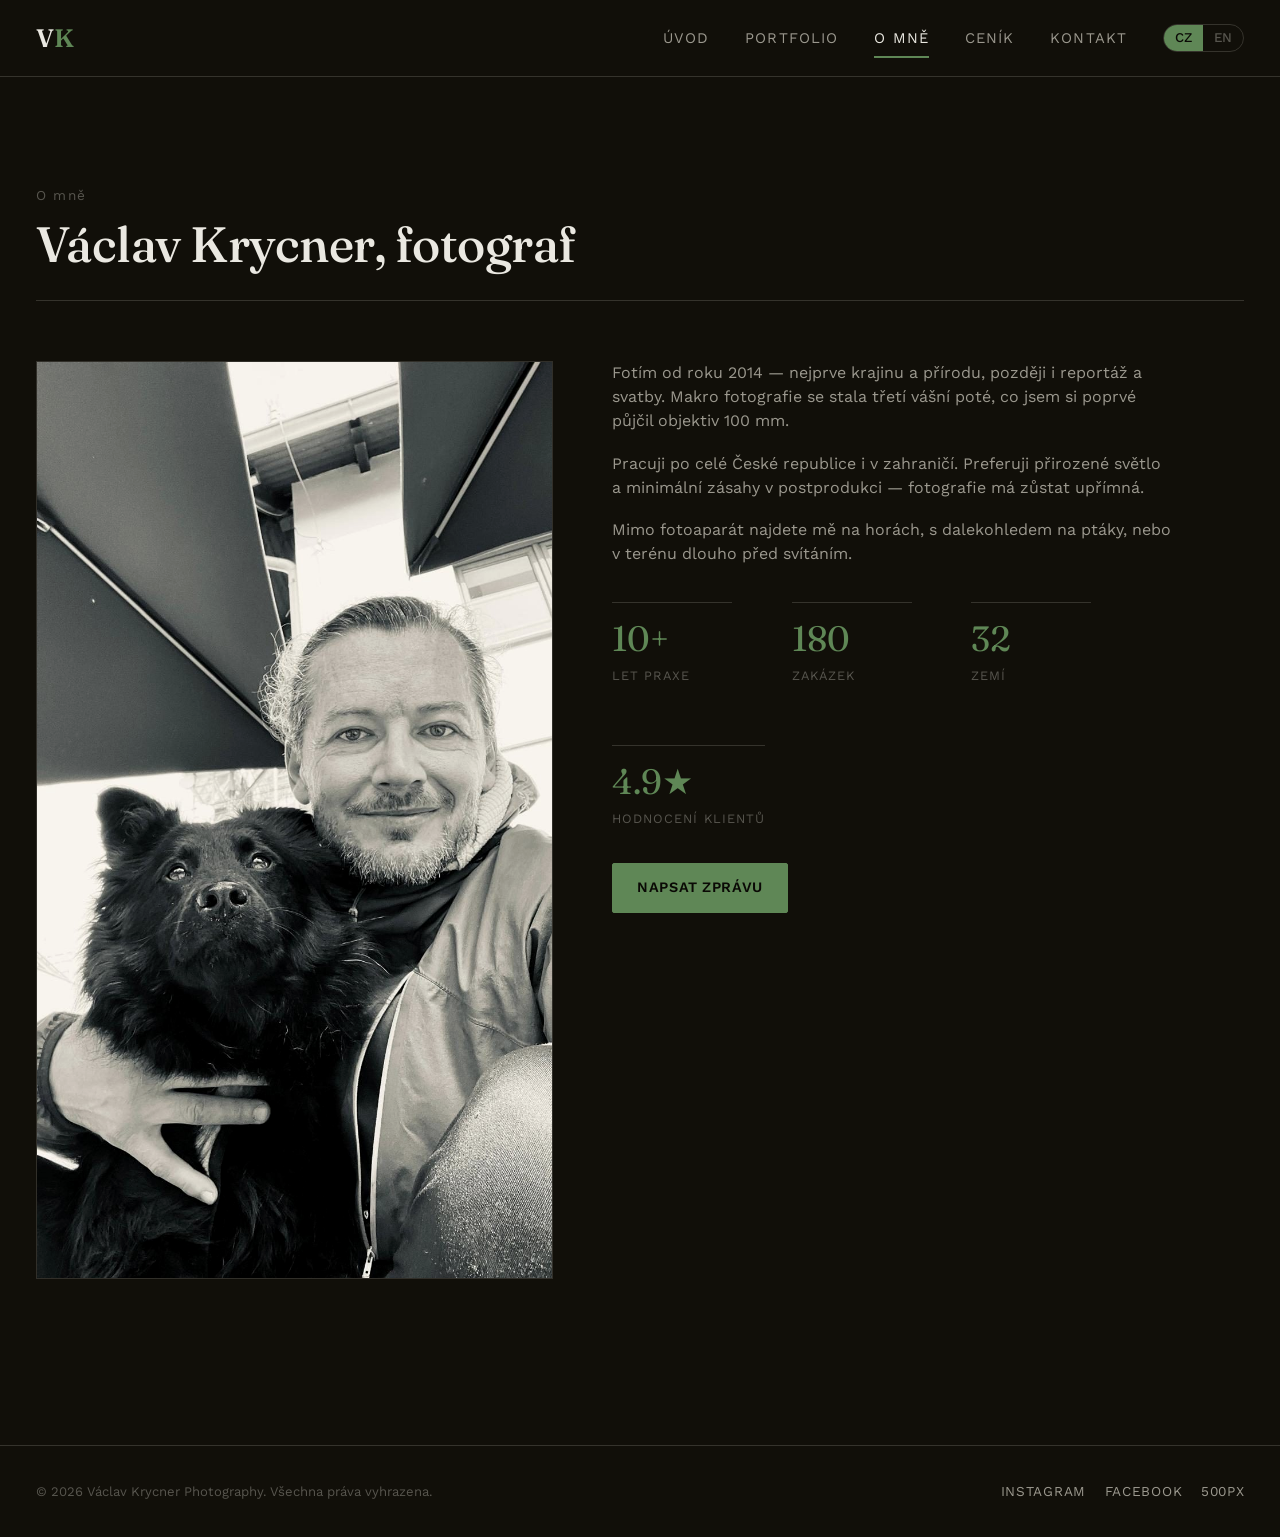
<file: about.html>
<!doctype html>
<html lang="cs">
<head>
<meta charset="UTF-8">
<meta name="viewport" content="width=device-width, initial-scale=1.0">
<title>O mně — Václav Krycner Photography</title>
<link rel="stylesheet" href="css/style.css">
</head>
<body>

<header class="topbar">
  <div class="wrap">
    <a href="index.html" class="brand">V<span>K</span></a>
    <nav class="primary">
      <a href="index.html" data-i18n="nav_home">Úvod</a>
      <a href="portfolio.html" data-i18n="nav_portfolio">Portfolio</a>
      <a href="about.html" data-i18n="nav_about">O mně</a>
      <a href="pricing.html" data-i18n="nav_pricing">Ceník</a>
      <a href="contact.html" data-i18n="nav_contact">Kontakt</a>
      <div class="lang-switch">
        <button data-lang="cs">CZ</button>
        <button data-lang="en">EN</button>
      </div>
    </nav>
    <button class="nav-toggle" aria-label="menu">☰</button>
  </div>
</header>

<section>
  <div class="wrap">
    <div class="section-head">
      <div>
        <span class="num" data-i18n="about_num">O mně</span>
        <h2 data-i18n="about_title">Václav Krycner, fotograf</h2>
      </div>
    </div>

    <div class="about-grid">
      <img src="img/vaclav-contact.jpg" alt="Portrét fotografa">
      <div class="bio">
        <p data-i18n="about_p1">Fotím od roku 2014 — nejprve krajinu a přírodu, později i reportáž a svatby. Makro fotografie se stala třetí vášní poté, co jsem si poprvé půjčil objektiv 100 mm.</p>
        <p data-i18n="about_p2">Pracuji po celé České republice i v zahraničí. Preferuji přirozené světlo a minimální zásahy v postprodukci — fotografie má zůstat upřímná.</p>
        <p data-i18n="about_p3">Mimo fotoaparát najdete mě na horách, s dalekohledem na ptáky, nebo v terénu dlouho před svítáním.</p>

        <div class="stat-row">
          <div class="stat"><div class="n" data-i18n="stat1_n">10+</div><div class="l" data-i18n="stat1_l">let praxe</div></div>
          <div class="stat"><div class="n" data-i18n="stat2_n">180</div><div class="l" data-i18n="stat2_l">zakázek</div></div>
          <div class="stat"><div class="n" data-i18n="stat3_n">32</div><div class="l" data-i18n="stat3_l">zemí</div></div>
          <div class="stat"><div class="n" data-i18n="stat4_n">4.9★</div><div class="l" data-i18n="stat4_l">hodnocení klientů</div></div>
        </div>

        <div style="margin-top: var(--space-3);">
          <a href="contact.html" class="btn solid" data-i18n="home_cta_btn">Napsat zprávu</a>
        </div>
      </div>
    </div>
  </div>
</section>

<footer>
  <div class="wrap">
    <span class="fine">© 2026 Václav Krycner Photography. <span data-i18n="footer_rights">Všechna práva vyhrazena.</span></span>
    <div class="socials">
      <a href="#">Instagram</a>
      <a href="#">Facebook</a>
      <a href="#">500px</a>
    </div>
  </div>
</footer>

<script src="js/i18n.js"></script>
<script src="js/main.js"></script>
</body>
</html>
</file>
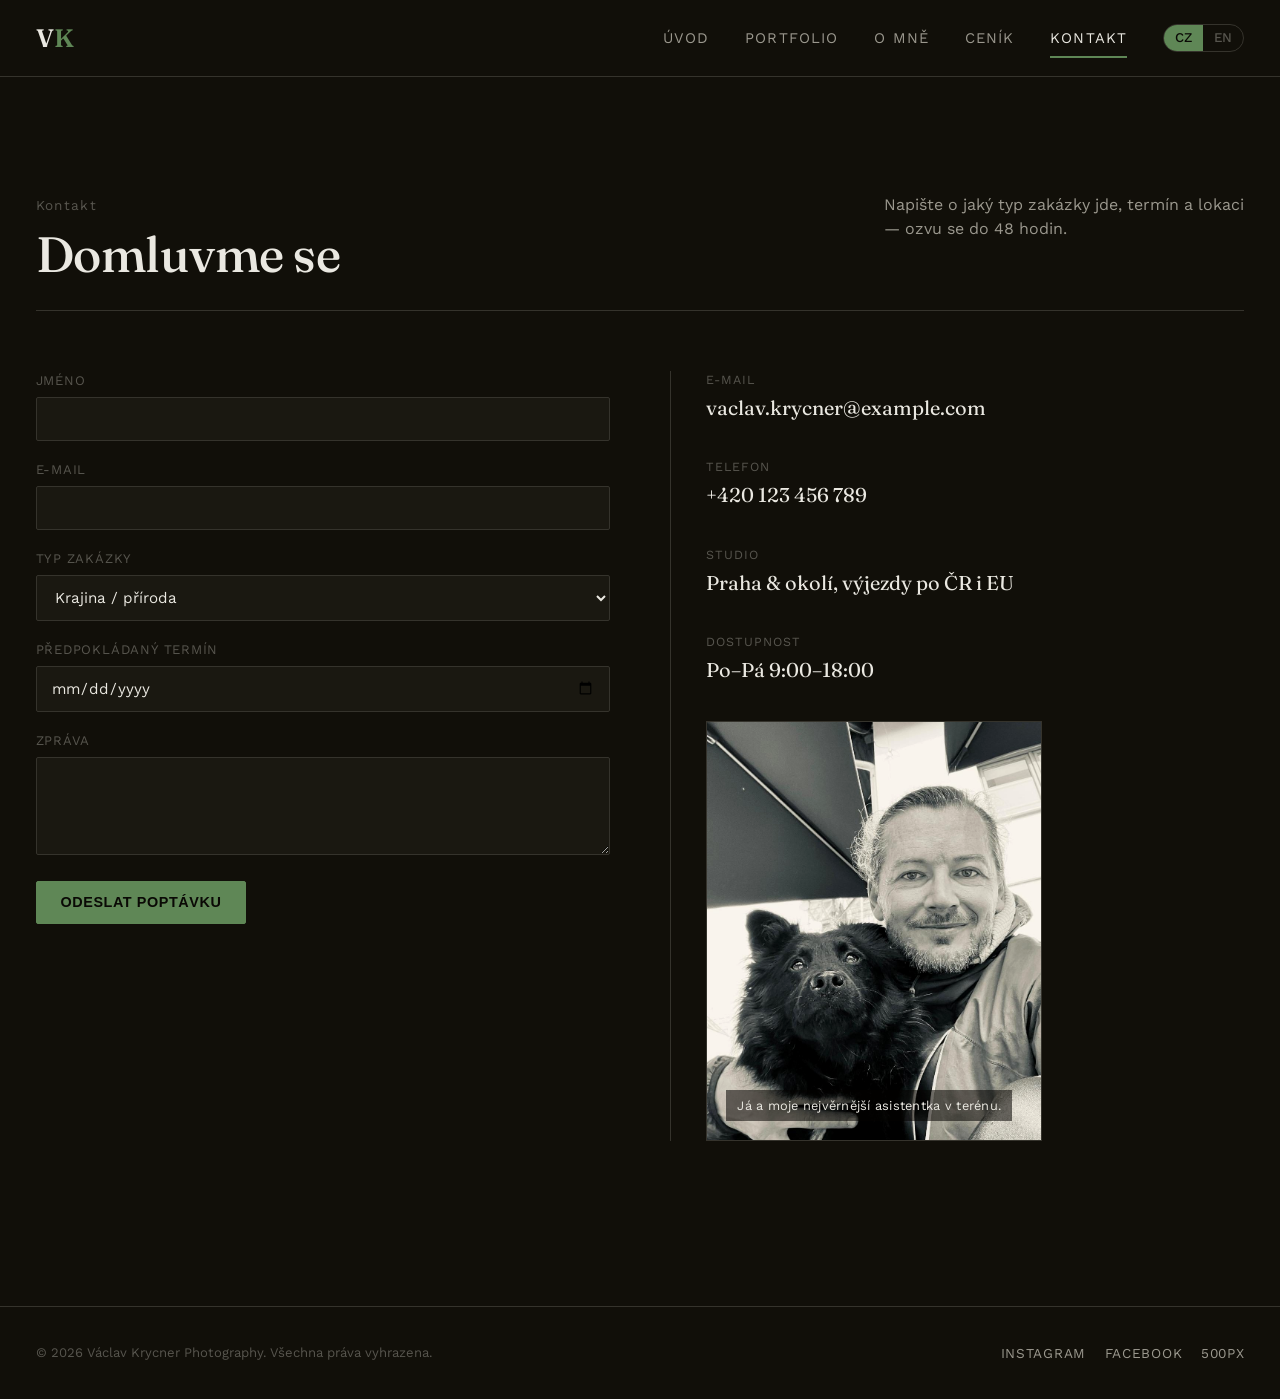
<file: contact.html>
<!doctype html>
<html lang="cs">
<head>
<meta charset="UTF-8">
<meta name="viewport" content="width=device-width, initial-scale=1.0">
<title>Kontakt — Václav Krycner Photography</title>
<link rel="stylesheet" href="css/style.css">
</head>
<body>

<header class="topbar">
  <div class="wrap">
    <a href="index.html" class="brand">V<span>K</span></a>
    <nav class="primary">
      <a href="index.html" data-i18n="nav_home">Úvod</a>
      <a href="portfolio.html" data-i18n="nav_portfolio">Portfolio</a>
      <a href="about.html" data-i18n="nav_about">O mně</a>
      <a href="pricing.html" data-i18n="nav_pricing">Ceník</a>
      <a href="contact.html" data-i18n="nav_contact">Kontakt</a>
      <div class="lang-switch">
        <button data-lang="cs">CZ</button>
        <button data-lang="en">EN</button>
      </div>
    </nav>
    <button class="nav-toggle" aria-label="menu">☰</button>
  </div>
</header>

<section>
  <div class="wrap">
    <div class="section-head">
      <div>
        <span class="num" data-i18n="contact_num">Kontakt</span>
        <h2 data-i18n="contact_title">Domluvme se</h2>
      </div>
      <p data-i18n="contact_lead">Napište o jaký typ zakázky jde, termín a lokaci — ozvu se do 48 hodin.</p>
    </div>

    <div class="contact-grid">
      <form class="contact-form">
        <div class="field">
          <label data-i18n="field_name">Jméno</label>
          <input type="text" name="name" required>
        </div>
        <div class="field">
          <label data-i18n="field_email">E-mail</label>
          <input type="email" name="email" required>
        </div>
        <div class="field">
          <label data-i18n="field_type">Typ zakázky</label>
          <select name="type">
            <option data-i18n="opt_landscape">Krajina / příroda</option>
            <option data-i18n="opt_reportage">Reportáž / svatba</option>
            <option data-i18n="opt_macro">Makro session</option>
            <option data-i18n="opt_other">Jiné</option>
          </select>
        </div>
        <div class="field">
          <label data-i18n="field_date">Předpokládaný termín</label>
          <input type="date" name="date">
        </div>
        <div class="field">
          <label data-i18n="field_message">Zpráva</label>
          <textarea name="message" rows="4"></textarea>
        </div>
        <button type="submit" class="btn solid" data-i18n="field_submit">Odeslat poptávku</button>
      </form>

      <div class="contact-info">
        <div class="item">
          <div class="k" data-i18n="info_email_k">E-mail</div>
          <div class="v">vaclav.krycner@example.com</div>
        </div>
        <div class="item">
          <div class="k" data-i18n="info_phone_k">Telefon</div>
          <div class="v">+420 123 456 789</div>
        </div>
        <div class="item">
          <div class="k" data-i18n="info_studio_k">Studio</div>
          <div class="v" data-i18n="info_studio_v">Praha & okolí, výjezdy po ČR i EU</div>
        </div>
        <div class="item">
          <div class="k" data-i18n="info_hours_k">Dostupnost</div>
          <div class="v" data-i18n="info_hours_v">Po–Pá 9:00–18:00</div>
        </div>
        <div class="contact-photo">
          <img src="img/vaclav-contact.jpg" alt="Václav Krycner se svým psem">
          <span class="contact-photo-caption" data-i18n="contact_photo_caption">Já a moje nejvěrnější „asistentka" v terénu.</span>
        </div>
      </div>
    </div>
  </div>
</section>

<footer>
  <div class="wrap">
    <span class="fine">© 2026 Václav Krycner Photography. <span data-i18n="footer_rights">Všechna práva vyhrazena.</span></span>
    <div class="socials">
      <a href="#">Instagram</a>
      <a href="#">Facebook</a>
      <a href="#">500px</a>
    </div>
  </div>
</footer>

<script src="js/i18n.js"></script>
<script src="js/main.js"></script>
</body>
</html>
</file>
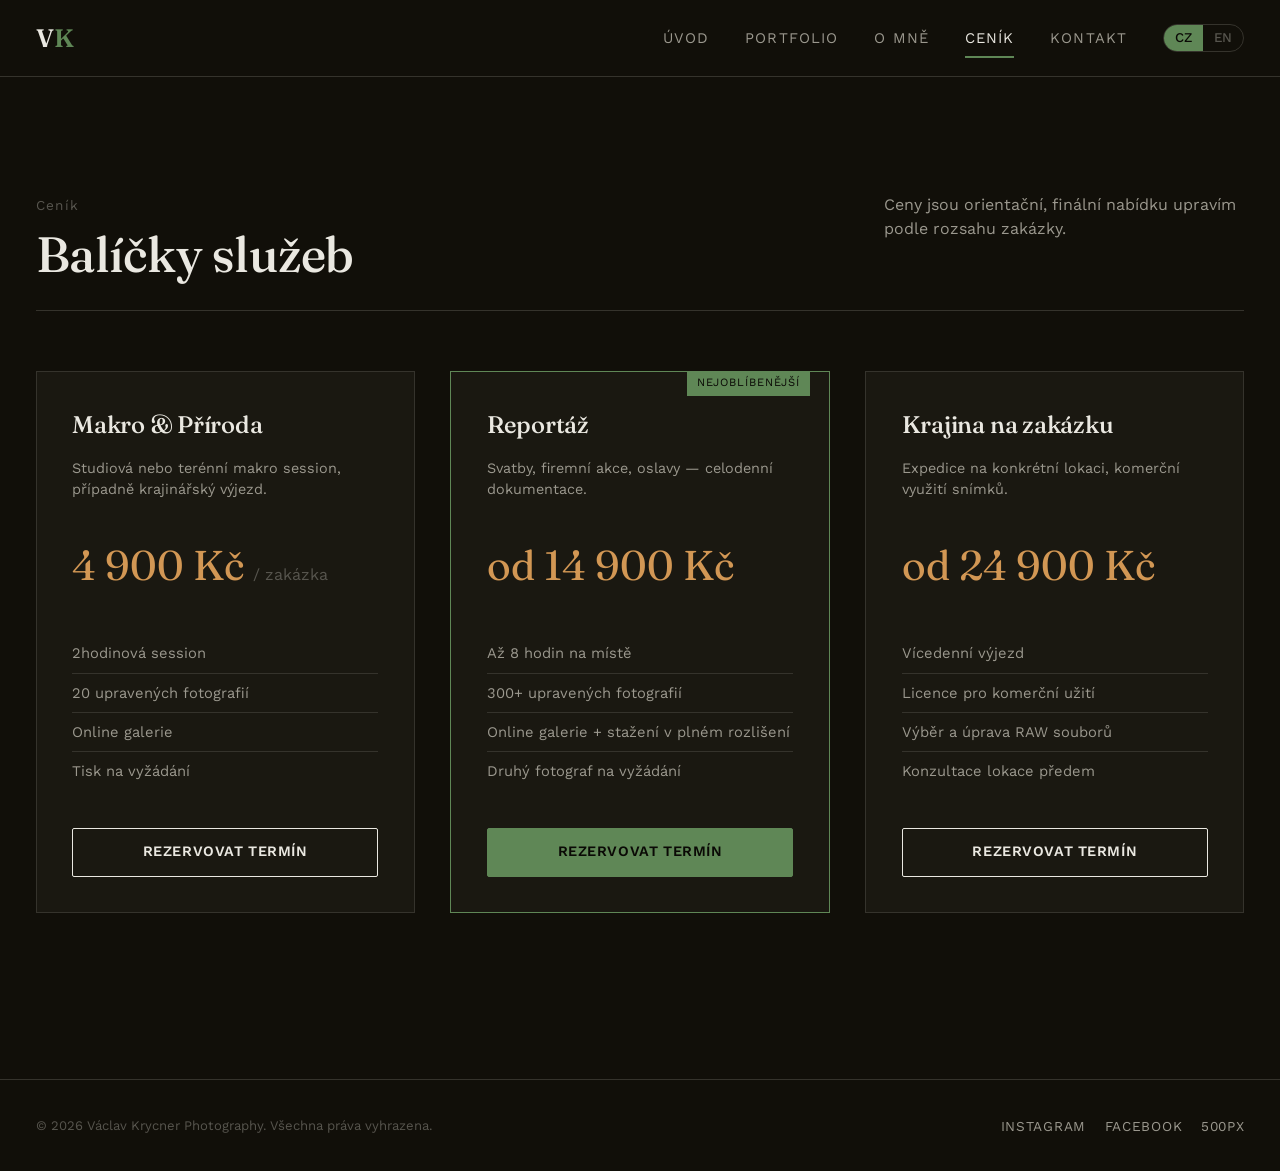
<file: pricing.html>
<!doctype html>
<html lang="cs">
<head>
<meta charset="UTF-8">
<meta name="viewport" content="width=device-width, initial-scale=1.0">
<title>Ceník — Václav Krycner Photography</title>
<link rel="stylesheet" href="css/style.css">
</head>
<body>

<header class="topbar">
  <div class="wrap">
    <a href="index.html" class="brand">V<span>K</span></a>
    <nav class="primary">
      <a href="index.html" data-i18n="nav_home">Úvod</a>
      <a href="portfolio.html" data-i18n="nav_portfolio">Portfolio</a>
      <a href="about.html" data-i18n="nav_about">O mně</a>
      <a href="pricing.html" data-i18n="nav_pricing">Ceník</a>
      <a href="contact.html" data-i18n="nav_contact">Kontakt</a>
      <div class="lang-switch">
        <button data-lang="cs">CZ</button>
        <button data-lang="en">EN</button>
      </div>
    </nav>
    <button class="nav-toggle" aria-label="menu">☰</button>
  </div>
</header>

<section>
  <div class="wrap">
    <div class="section-head">
      <div>
        <span class="num" data-i18n="price_num">Ceník</span>
        <h2 data-i18n="price_title">Balíčky služeb</h2>
      </div>
      <p data-i18n="price_lead">Ceny jsou orientační, finální nabídku upravím podle rozsahu zakázky.</p>
    </div>

    <div class="plans">
      <div class="plan">
        <h3 data-i18n="plan1_name">Makro & Příroda</h3>
        <p style="color:var(--ink-dim); font-size:0.9rem;" data-i18n="plan1_desc">Studiová nebo terénní makro session, případně krajinářský výjezd.</p>
        <div class="price">4 900 Kč <small data-i18n="plan_price_unit">/ zakázka</small></div>
        <ul>
          <li data-i18n="plan1_f1">2hodinová session</li>
          <li data-i18n="plan1_f2">20 upravených fotografií</li>
          <li data-i18n="plan1_f3">Online galerie</li>
          <li data-i18n="plan1_f4">Tisk na vyžádání</li>
        </ul>
        <a href="contact.html" class="btn ghost" data-i18n="plan_cta">Rezervovat termín</a>
      </div>

      <div class="plan featured" data-badge="Nejoblíbenější" data-i18n-badge="plan2_badge">
        <h3 data-i18n="plan2_name">Reportáž</h3>
        <p style="color:var(--ink-dim); font-size:0.9rem;" data-i18n="plan2_desc">Svatby, firemní akce, oslavy — celodenní dokumentace.</p>
        <div class="price"><span data-i18n="plan_price_from">od</span> 14 900 Kč</div>
        <ul>
          <li data-i18n="plan2_f1">Až 8 hodin na místě</li>
          <li data-i18n="plan2_f2">300+ upravených fotografií</li>
          <li data-i18n="plan2_f3">Online galerie + stažení v plném rozlišení</li>
          <li data-i18n="plan2_f4">Druhý fotograf na vyžádání</li>
        </ul>
        <a href="contact.html" class="btn solid" data-i18n="plan_cta">Rezervovat termín</a>
      </div>

      <div class="plan">
        <h3 data-i18n="plan3_name">Krajina na zakázku</h3>
        <p style="color:var(--ink-dim); font-size:0.9rem;" data-i18n="plan3_desc">Expedice na konkrétní lokaci, komerční využití snímků.</p>
        <div class="price"><span data-i18n="plan_price_from">od</span> 24 900 Kč</div>
        <ul>
          <li data-i18n="plan3_f1">Vícedenní výjezd</li>
          <li data-i18n="plan3_f2">Licence pro komerční užití</li>
          <li data-i18n="plan3_f3">Výběr a úprava RAW souborů</li>
          <li data-i18n="plan3_f4">Konzultace lokace předem</li>
        </ul>
        <a href="contact.html" class="btn ghost" data-i18n="plan_cta">Rezervovat termín</a>
      </div>
    </div>
  </div>
</section>

<footer>
  <div class="wrap">
    <span class="fine">© 2026 Václav Krycner Photography. <span data-i18n="footer_rights">Všechna práva vyhrazena.</span></span>
    <div class="socials">
      <a href="#">Instagram</a>
      <a href="#">Facebook</a>
      <a href="#">500px</a>
    </div>
  </div>
</footer>

<script src="js/i18n.js"></script>
<script src="js/main.js"></script>
</body>
</html>
</file>
<file: css/style.css>
/* ============================================
   VLK — Photography Portfolio
   Design: brutal-minimal / editorial, nature-toned dark palette
   ============================================ */

@import url('https://fonts.googleapis.com/css2?family=Fraunces:ital,opsz,wght@0,9..144,300..700;1,9..144,400..500&family=Work+Sans:wght@300;400;500;600&display=swap');

:root{
  --bg:        oklch(17% 0.012 95);
  --bg-raised: oklch(21% 0.014 95);
  --ink:       oklch(93% 0.01 95);
  --ink-dim:   oklch(68% 0.015 95);
  --ink-faint: oklch(45% 0.012 95);
  --moss:      oklch(58% 0.085 140);
  --moss-dim:  oklch(40% 0.05 140);
  --amber:     oklch(72% 0.11 68);
  --rule:      oklch(32% 0.012 95);

  --font-display: 'Fraunces', serif;
  --font-body: 'Work Sans', sans-serif;

  --space-1: clamp(0.5rem, 0.4rem + 0.3vw, 0.75rem);
  --space-2: clamp(0.9rem, 0.7rem + 0.6vw, 1.3rem);
  --space-3: clamp(1.5rem, 1.1rem + 1.4vw, 2.4rem);
  --space-4: clamp(2.4rem, 1.8rem + 2.4vw, 4.2rem);
  --space-5: clamp(4rem, 2.8rem + 4.8vw, 8rem);

  --max: 1400px;
}

*{ box-sizing: border-box; }
html{ scroll-behavior: smooth; }
html, body{ overflow-x: hidden; width: 100%; }
body{
  margin:0;
  background: var(--bg);
  color: var(--ink);
  font-family: var(--font-body);
  font-size: 16px;
  line-height: 1.5;
  -webkit-font-smoothing: antialiased;
}
img{ max-width:100%; display:block; }
a{ color: inherit; text-decoration:none; }
h1,h2,h3,h4{ font-family: var(--font-display); font-weight: 500; margin:0; letter-spacing: -0.01em; }

.wrap{ max-width: var(--max); margin: 0 auto; padding: 0 var(--space-3); }

/* ---------- Topbar / Nav ---------- */
.topbar{
  position: sticky; top:0; z-index: 50;
  background: var(--bg);
  border-bottom: 1px solid var(--rule);
}
.topbar .wrap{
  display:flex; align-items:center; justify-content:space-between;
  padding-top: var(--space-2); padding-bottom: var(--space-2);
}
.brand{
  font-family: var(--font-display);
  font-size: clamp(1.3rem, 1.1rem + 0.6vw, 1.7rem);
  font-weight: 600;
  letter-spacing: 0.02em;
}
.brand span{ color: var(--moss); }
nav.primary{ display:flex; gap: var(--space-3); align-items:center; }
nav.primary a{
  font-size: 0.92rem; text-transform: uppercase; letter-spacing: 0.08em;
  color: var(--ink-dim);
  position: relative; padding: 0.2rem 0;
  transition: color .2s ease;
}
nav.primary a:hover, nav.primary a.active{ color: var(--ink); }
nav.primary a.active::after{
  content:''; position:absolute; left:0; right:0; bottom:-6px; height:2px; background: var(--moss);
}
.lang-switch{
  display:flex; border:1px solid var(--rule); border-radius: 999px; overflow:hidden;
  font-size: 0.78rem; letter-spacing: 0.05em;
}
.lang-switch button{
  background:none; border:none; color: var(--ink-faint); cursor:pointer;
  padding: 0.35rem 0.7rem; font-family: var(--font-body); font-weight:500;
  transition: all .2s ease;
}
.lang-switch button.active{ background: var(--moss); color: oklch(14% 0.01 95); }
.nav-toggle{ display:none; background:none; border:none; color:var(--ink); font-size:1.6rem; cursor:pointer; }

@media (max-width: 820px){
  nav.primary{
    position:fixed; inset: 60px 0 0 0; background: var(--bg);
    flex-direction: column; justify-content:center; gap: var(--space-4);
    transform: translateX(100%); transition: transform .3s ease;
  }
  nav.primary.open{ transform: translateX(0); }
  nav.primary a{ font-size: 1.4rem; }
  .nav-toggle{ display:block; order: 3; }
  .lang-switch{ order:2; }
}

/* ---------- Hero ---------- */
.hero{
  position: relative;
  min-height: 86vh;
  display:flex; align-items:flex-end;
  overflow:hidden;
  border-bottom: 1px solid var(--rule);
}
.hero-media{
  position:absolute; inset:0; z-index:0;
}
.hero-media img{
  width:100%; height:100%; object-fit:cover;
  filter: grayscale(0.08) contrast(1.08) saturate(1.05) brightness(0.78);
}
.hero-media::after{
  content:''; position:absolute; inset:0;
  background: linear-gradient(180deg, oklch(17% 0.012 95 / 0.1) 0%, oklch(17% 0.012 95 / 0.75) 85%);
}
.hero-content{
  position:relative; z-index:1; padding: var(--space-5) var(--space-3) var(--space-4);
  width:100%;
}
.hero-content .wrap{ padding:0; }
.hero-kicker{
  color: var(--amber); text-transform:uppercase; letter-spacing:0.18em; font-size:0.82rem; font-weight:600;
  margin-bottom: var(--space-2);
  display:block;
}
.hero h1{
  font-size: clamp(2.6rem, 2rem + 4vw, 5.6rem);
  line-height: 0.98;
  max-width: 16ch;
}
.hero p.lead{
  margin-top: var(--space-3);
  max-width: 42ch;
  color: var(--ink-dim);
  font-size: clamp(1rem, 0.95rem + 0.3vw, 1.2rem);
}
.hero-actions{ margin-top: var(--space-3); display:flex; gap: var(--space-2); flex-wrap:wrap; }

.btn{
  display:inline-flex; align-items:center; gap:0.5rem;
  padding: 0.8rem 1.5rem; border-radius: 2px;
  font-size: 0.9rem; letter-spacing: 0.04em; text-transform:uppercase; font-weight:600;
  border: 1px solid var(--ink); cursor:pointer; transition: all .25s ease;
}
.btn.solid{ background: var(--moss); border-color: var(--moss); color: oklch(14% 0.01 95); }
.btn.solid:hover{ background: var(--amber); border-color: var(--amber); }
.btn.ghost{ background: transparent; color: var(--ink); }
.btn.ghost:hover{ background: var(--ink); color: var(--bg); }

/* ---------- Section scaffolding ---------- */
section{ padding: var(--space-5) 0; }
.section-head{
  display:flex; align-items:baseline; justify-content:space-between; gap: var(--space-3);
  margin-bottom: var(--space-4);
  border-bottom: 1px solid var(--rule);
  padding-bottom: var(--space-2);
  flex-wrap:wrap;
}
.section-head .num{ color: var(--ink-faint); font-size: 0.85rem; letter-spacing:0.1em; }
.section-head h2{ font-size: clamp(1.9rem, 1.5rem + 2vw, 3.2rem); }
.section-head p{ color: var(--ink-dim); max-width: 36ch; margin-top: var(--space-1); }

/* ---------- Categories strip (home) ---------- */
.cats{
  display:grid; grid-template-columns: repeat(3, 1fr); gap: var(--space-2);
}
.cat-card{
  position:relative; aspect-ratio: 3/4; overflow:hidden; border:1px solid var(--rule);
}
.cat-card img{
  width:100%; height:100%; object-fit:cover;
  filter: grayscale(0.1) contrast(1.05) brightness(0.75);
  transition: transform .6s cubic-bezier(.2,.7,.2,1), filter .4s ease;
}
.cat-card:hover img{ transform: scale(1.06); filter: grayscale(0) contrast(1.08) brightness(0.85); }
.cat-card .label{
  position:absolute; left: var(--space-2); bottom: var(--space-2); z-index:2;
}
.cat-card .label .k{ color: var(--amber); font-size:0.72rem; letter-spacing:0.14em; text-transform:uppercase; }
.cat-card .label h3{ font-size: clamp(1.3rem,1.1rem + 1vw, 1.8rem); color: var(--ink); margin-top:0.2rem; }
.cat-card::after{
  content:''; position:absolute; inset:0; z-index:1;
  background: linear-gradient(180deg, transparent 40%, oklch(10% 0.01 95 / 0.85) 100%);
}
@media (max-width: 820px){ .cats{ grid-template-columns: 1fr; } }

/* ---------- Portfolio grid ---------- */
.filters{ display:flex; gap: var(--space-2); flex-wrap:wrap; margin-bottom: var(--space-3); }
.filters button{
  background:none; border:1px solid var(--rule); color: var(--ink-dim);
  padding: 0.5rem 1.1rem; font-family: var(--font-body); font-size:0.85rem;
  letter-spacing:0.04em; text-transform:uppercase; cursor:pointer; border-radius: 999px;
  transition: all .2s ease;
}
.filters button:hover{ border-color: var(--ink-dim); color: var(--ink); }
.filters button.active{ background: var(--ink); color: var(--bg); border-color: var(--ink); }

.gallery{
  display:grid; grid-template-columns: repeat(4, 1fr); grid-auto-rows: 14vw;
  gap: var(--space-1);
}
.g-item{ position:relative; overflow:hidden; grid-row: span 2; cursor:pointer; }
.g-item.tall{ grid-row: span 3; }
.g-item.wide{ grid-column: span 2; }
.g-item img{
  width:100%; height:100%; object-fit:cover;
  filter: grayscale(0.1) contrast(1.05);
  transition: transform .5s ease, filter .3s ease;
}
.g-item:hover img{ transform: scale(1.05); filter: grayscale(0) contrast(1.08); }
.g-item .tag{
  position:absolute; top: var(--space-1); left: var(--space-1);
  font-size: 0.68rem; letter-spacing:0.12em; text-transform:uppercase;
  background: oklch(10% 0.01 95 / 0.6); padding: 0.25rem 0.55rem; color: var(--ink);
  opacity:0; transition: opacity .25s ease;
}
.g-item:hover .tag{ opacity:1; }

@media (max-width: 980px){
  .gallery{ grid-template-columns: repeat(2,1fr); grid-auto-rows: 32vw; }
  .g-item.wide{ grid-column: span 2; }
}

/* Lightbox */
.lightbox{
  position:fixed; inset:0; background: oklch(10% 0.01 95 / 0.96); z-index: 200;
  display:none; align-items:center; justify-content:center; padding: var(--space-3);
}
.lightbox.open{ display:flex; }
.lightbox img{ max-height: 86vh; max-width: 90vw; object-fit:contain; }
.lightbox .close{
  position:absolute; top: var(--space-3); right: var(--space-3);
  font-size:2rem; background:none; border:none; color:var(--ink); cursor:pointer;
}
.lightbox .nav-btn{
  position:absolute; top:50%; transform:translateY(-50%); background:none; border:none;
  color:var(--ink); font-size: 2.4rem; cursor:pointer; padding: var(--space-2);
}
.lightbox .prev{ left: var(--space-1); }
.lightbox .next{ right: var(--space-1); }

/* ---------- About ---------- */
.about-grid{
  display:grid; grid-template-columns: 0.9fr 1.1fr; gap: var(--space-4); align-items:start;
}
.about-grid img{ filter: grayscale(0.15) contrast(1.05); border:1px solid var(--rule); }
.about-grid .bio p{ color: var(--ink-dim); margin: 0 0 var(--space-2); max-width: 56ch; }
.stat-row{ display:flex; gap: var(--space-4); margin-top: var(--space-3); flex-wrap:wrap; }
.stat{ border-top: 1px solid var(--rule); padding-top: var(--space-1); min-width:120px; }
.stat .n{ font-family: var(--font-display); font-size: 2.2rem; color: var(--moss); }
.stat .l{ color: var(--ink-faint); font-size: 0.8rem; letter-spacing: 0.08em; text-transform:uppercase; }
@media (max-width: 820px){ .about-grid{ grid-template-columns: 1fr; } }

/* ---------- Pricing ---------- */
.plans{ display:grid; grid-template-columns: repeat(3, 1fr); gap: var(--space-3); align-items:stretch; }
.plan{
  border: 1px solid var(--rule); padding: var(--space-3); display:flex; flex-direction:column;
  background: var(--bg-raised); position:relative;
}
.plan.featured{ border-color: var(--moss); }
.plan.featured::before{
  content: attr(data-badge); position:absolute; top:-1px; right: var(--space-2);
  background: var(--moss); color: oklch(14% 0.01 95); font-size:0.7rem; letter-spacing:0.08em;
  text-transform:uppercase; padding: 0.25rem 0.6rem;
}
.plan h3{ font-size: 1.5rem; }
.plan .price{ font-family: var(--font-display); font-size: 2.6rem; color: var(--amber); margin: var(--space-2) 0; }
.plan .price small{ font-size: 1rem; color: var(--ink-faint); font-family: var(--font-body); }
.plan ul{ list-style:none; padding:0; margin: var(--space-2) 0; flex:1; color: var(--ink-dim); font-size:0.92rem; }
.plan ul li{ padding: 0.5rem 0; border-top: 1px solid var(--rule); }
.plan ul li:first-child{ border-top:none; }
.plan .btn{ width:100%; justify-content:center; margin-top: var(--space-2); }
@media (max-width: 980px){ .plans{ grid-template-columns: 1fr; } }

/* ---------- Contact ---------- */
.contact-grid{ display:grid; grid-template-columns: 1fr 1fr; gap: var(--space-4); }
.field{ margin-bottom: var(--space-2); }
.field label{ display:block; font-size:0.82rem; letter-spacing:0.06em; text-transform:uppercase; color: var(--ink-faint); margin-bottom:0.4rem; }
.field input, .field textarea, .field select{
  width:100%; background: var(--bg-raised); border:1px solid var(--rule); color: var(--ink);
  padding: 0.75rem 0.9rem; font-family: var(--font-body); font-size:0.95rem; border-radius:2px;
}
.field input:focus, .field textarea:focus, .field select:focus{ outline:none; border-color: var(--moss); }
.contact-info{ border-left: 1px solid var(--rule); padding-left: var(--space-3); }
.contact-info .item{ margin-bottom: var(--space-3); }
.contact-info .k{ color: var(--ink-faint); font-size:0.78rem; letter-spacing:0.08em; text-transform:uppercase; }
.contact-info .v{ font-family: var(--font-display); font-size:1.25rem; margin-top:0.2rem; }
.map-strip{ margin-top: var(--space-3); aspect-ratio: 16/7; overflow:hidden; border:1px solid var(--rule); }
.map-strip img{ width:100%; height:100%; object-fit:cover; filter: grayscale(0.4) brightness(0.6); }

.contact-photo{
  margin-top: var(--space-3); position:relative; overflow:hidden;
  border:1px solid var(--rule); aspect-ratio: 4/5; max-height: 420px;
}
.contact-photo img{ width:100%; height:100%; object-fit:cover; filter: contrast(1.05); }
.contact-photo-caption{
  position:absolute; left: var(--space-2); bottom: var(--space-2);
  font-size: 0.8rem; color: var(--ink); background: oklch(10% 0.01 95 / 0.55);
  padding: 0.35rem 0.7rem; letter-spacing: 0.02em;
}
@media (max-width: 820px){ .contact-grid{ grid-template-columns:1fr; } .contact-info{ border-left:none; padding-left:0; border-top:1px solid var(--rule); padding-top: var(--space-3); } }

/* ---------- Footer ---------- */
footer{ border-top: 1px solid var(--rule); padding: var(--space-3) 0; margin-top: var(--space-4); }
footer .wrap{ display:flex; justify-content:space-between; align-items:center; flex-wrap:wrap; gap: var(--space-2); }
footer .fine{ color: var(--ink-faint); font-size: 0.82rem; }
footer .socials{ display:flex; gap: var(--space-2); }
footer .socials a{ color: var(--ink-dim); font-size:0.85rem; text-transform:uppercase; letter-spacing:0.05em; }
footer .socials a:hover{ color: var(--moss); }

[data-i18n]{ unicode-bidi: isolate; }
</file>
